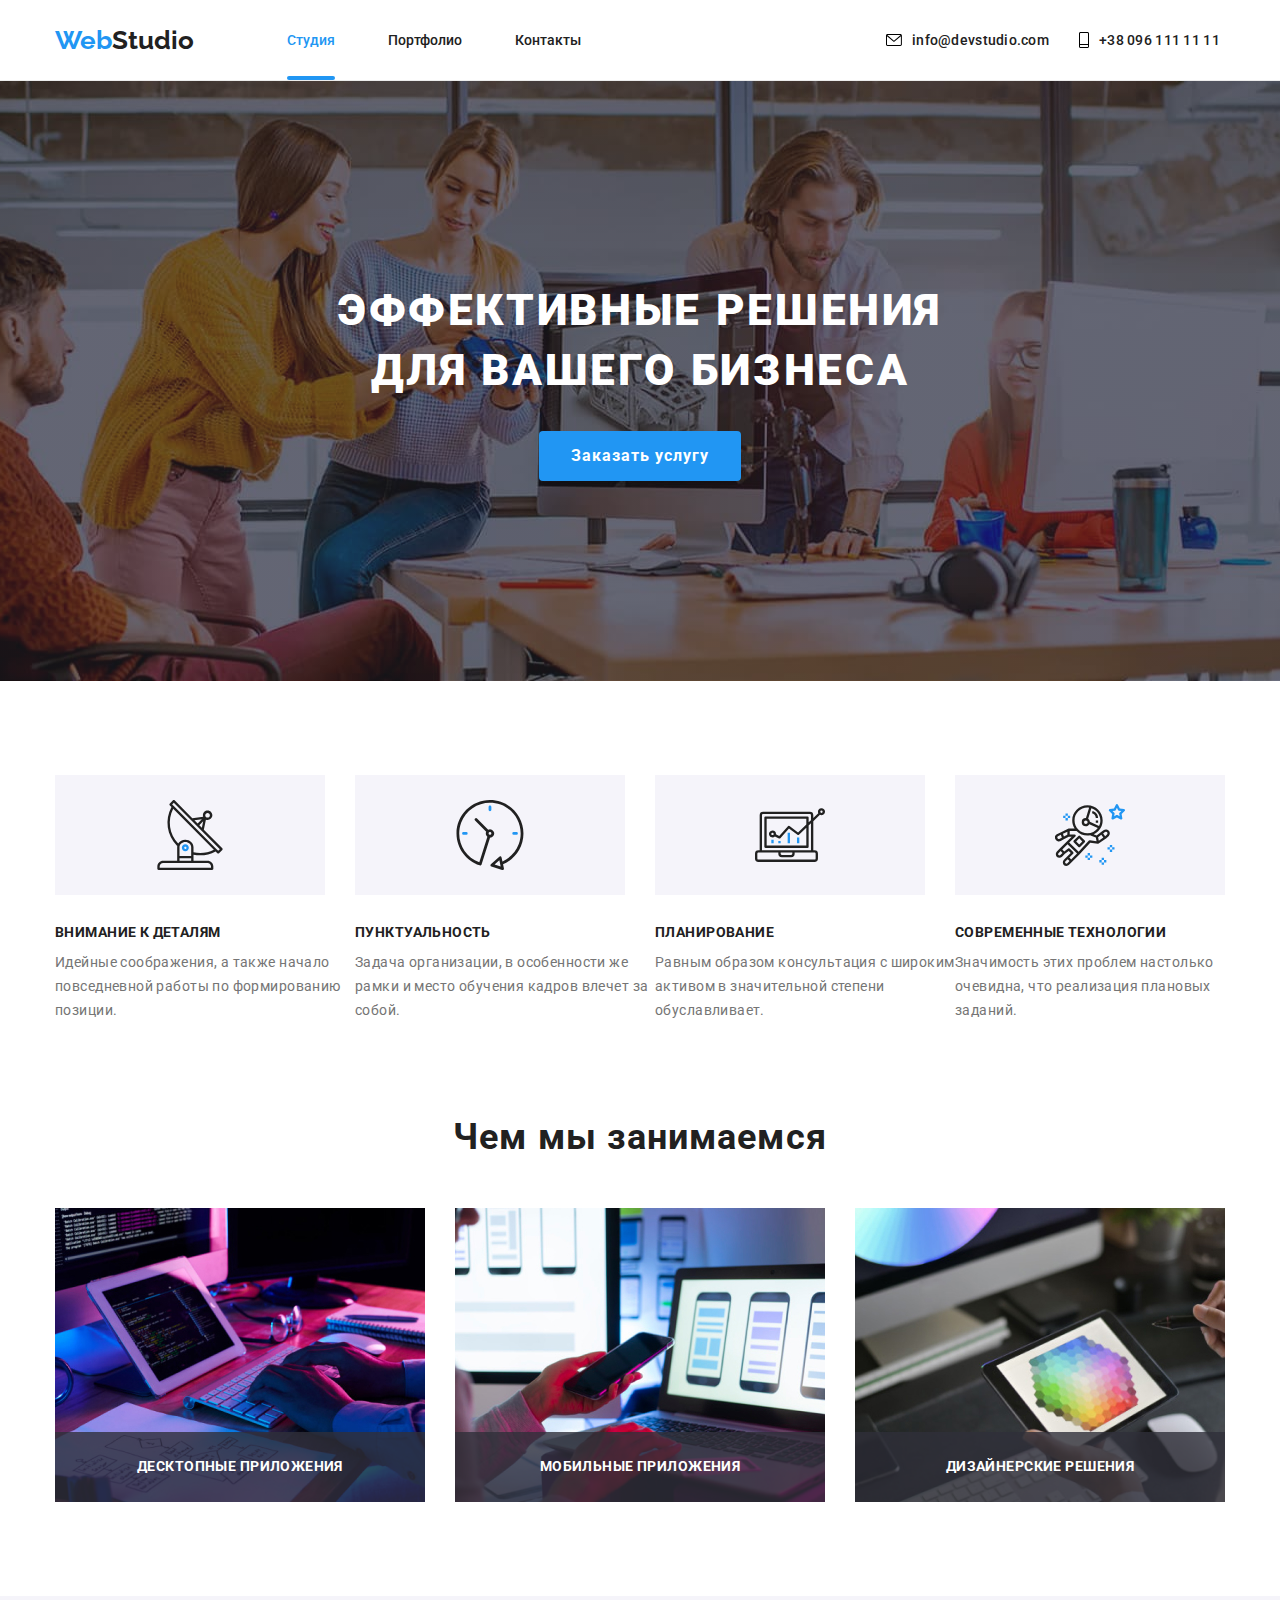
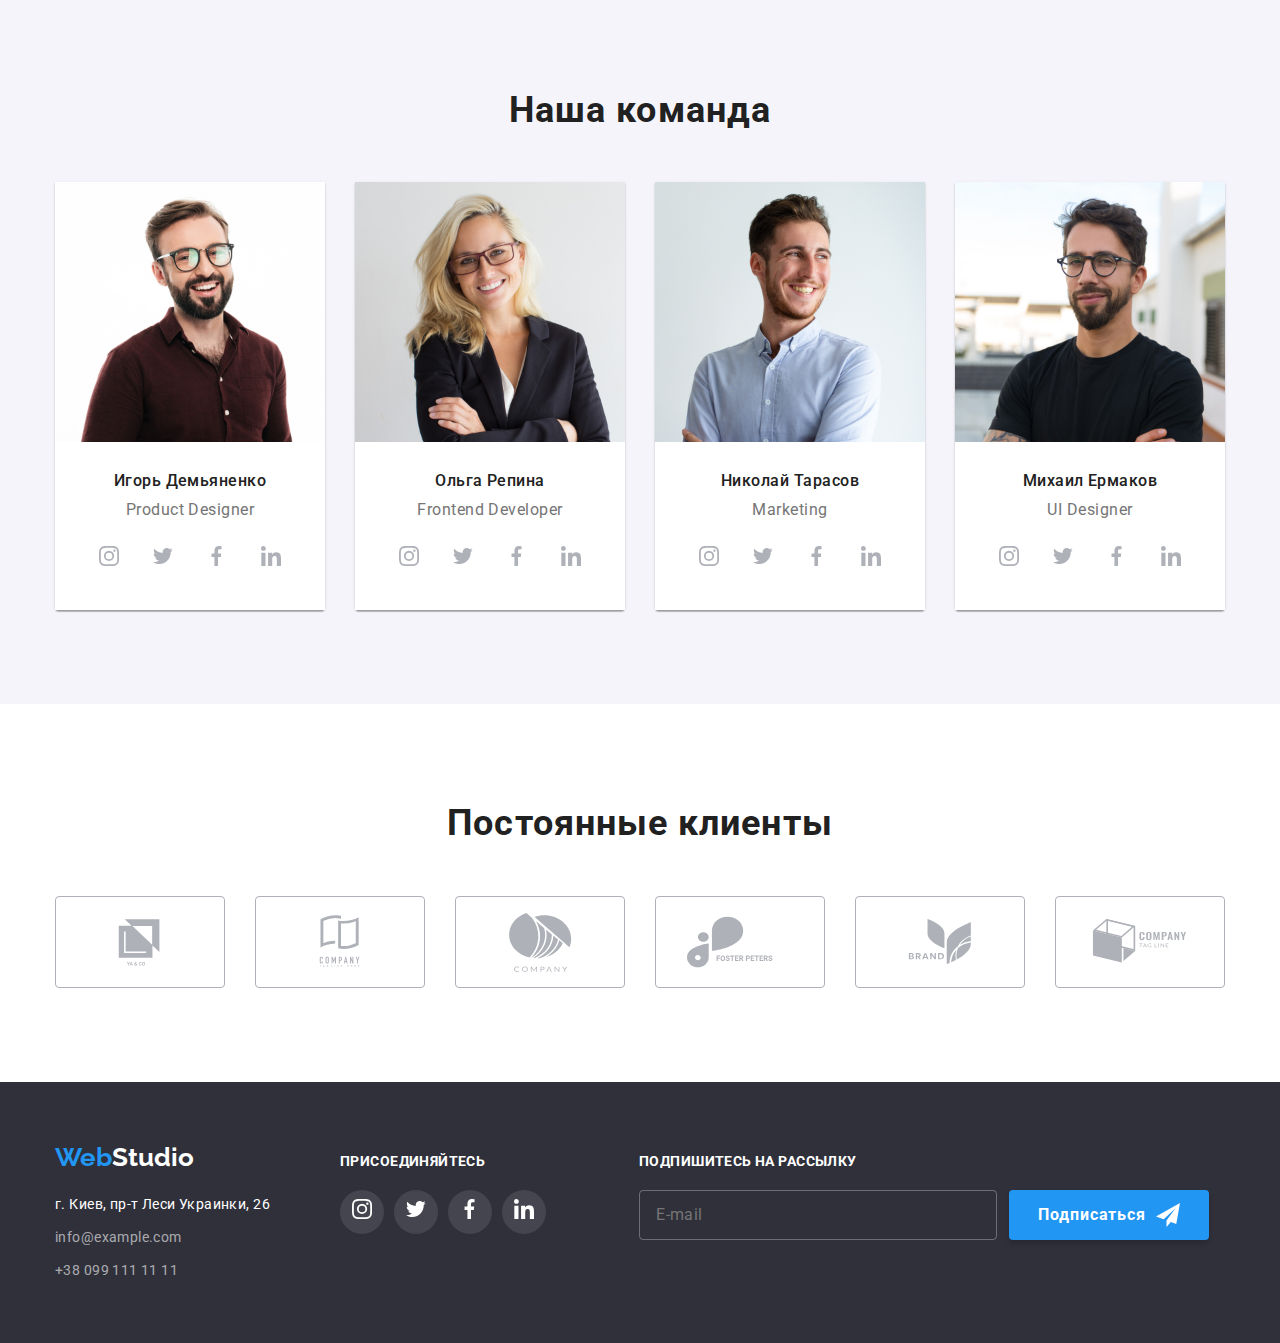
<file: index.html>
<!DOCTYPE html>
<html lang="ru">

<head>
    <meta charset="UTF-8">
    <meta http-equiv="X-UA-Compatible" content="IE=edge">
    <meta name="viewport" content="width=device-width, initial-scale=1.0">
    <title>Студия</title>
    <link rel="preconnect" href="https://fonts.googleapis.com">
    <link rel="preconnect" href="https://fonts.gstatic.com" crossorigin>
    <link
        href="https://fonts.googleapis.com/css2?family=Raleway:wght@700&family=Roboto:wght@400;500;700;900&display=swap"
        rel="stylesheet">
    
    <link rel="stylesheet" href="./css/main.min.css" />
</head>

<body>
    <header class="page-header">
        <div class="page-header__wrapper container">
            <a class="main-logo" href="./index.html">Web<span class="main-logo__header">Studio</span></a>

            <nav class="page-header__nav header-nav">
                <ul class="header-nav__list">
                    <li class="header-nav__item"><a href="#" class="header-nav__link header-nav__link--current">Студия</a></li>
                    <li class="header-nav__item"><a href="./portfolio.html" class="header-nav__link">Портфолио</a></li>
                    <li class="header-nav__item"><a href="#" class="header-nav__link">Контакты</a></li>
                </ul>
            </nav>
            <ul class="page-header__contact contact-list">
                <li class="contact-list__item">
                    <a class="contact-list__link" href="mailto:">
                        <svg class="contact-list__icon" width="16" height="12">
                            <use href="./images/icons.svg#icon-mail"></use>
                        </svg> info@devstudio.com </a>
                </li>
                <li class="contact-list__item">
                    <a class="contact-list__link" href="tel:">
                        <svg class="contact-list__icon" width="10" height="16">
                            <use href="./images/icons.svg#icon-tel"></use>
                        </svg> +38 096 111 11 11 </a>
                </li>
            </ul>
        </div>
    </header>

    <main>
        <section class="hero-section">
            <div class="container">
                <h1 class="hero-section__title">Эффективные решения для вашего бизнеса</h1>
                <button type="button" class="hero-section__button main-button" data-modal-open>Заказать услугу </button>
                 </div>
                <div class="modal-overlay is-hidden" data-modal>
                    <div class="modal-overlay__modal modal-section">
                        <button type="button" class="modal-section__close" data-modal-close>
                            <svg width="18" height="18"><use href="./images/icons.svg#icon-close-black"></use></svg>
                        </button>
                       <p class="modal-form__title">Оставьте свои данные, мы вам перезвоним</p>
                        <form class="modal-form">

                            
                            <label class="modal-form__field" >
                                <input name="username" class="modal-form__input" type="text">
                                <span class="modal-form__label">Имя</span>
                                <svg class="modal-form__icon" width="12" height="12">
                                    <use href="./images/icons.svg#icon-name"></use>
                                </svg>
                            </label>
                        
                            
                                <label class="modal-form__field" >
                                <input name="telephone" class="modal-form__input" type="tel">
                                <span class="modal-form__label">Телефон</span>
                                <svg class="modal-form__icon" width="13" height="13">
                                    <use href="./images/icons.svg#icon-telephone"></use>
                                </svg>
                            </label>
                            
                            
                            <label class="modal-form__field">
                                <input name="email" class="modal-form__input" type="email">
                            <span class="modal-form__label">Почта</span>
                            <svg class="modal-form__icon" width="15" height="12">
                                <use href="./images/icons.svg#icon-email"></use>
                            </svg>
                            </label>
                            
                                <label class="modal-form__label-area">
                                <textarea class="modal-form__area" name="feedback" placeholder="Введите текст"></textarea>
                                <span class="modal-form__text">Комментарий</span>
                            </label>
                            
                            <label class="modal-form__check" >
                                 <input class="modal-form__input-check visually-hidden" name="confirmation" type="checkbox"><span class="form-label-check"></span>Соглашаюсь с рассылкой и принимаю</span> <a class="modal-form__link" href="#">Условия договора</a>
                                 <svg class="modal-form__icon-check" width="16" height="15">
                                     <use href="./images/icons.svg#icon-not-check"></use>
                                 </svg>
                                </label>

                            <button type="submit" class="modal-form__button main-button">Отправить</button>
                            
                        </form>
                    </div>
                </div>

        </section>
        <section class="section-properties">
            <div class="container">
                <h2 class="visually-hidden">Наши возможности</h2>
                <ul class="section-properties__list">
                    <li>
                        <div class="section-properties__item">
                            <svg class="section-properties__icon" width="70" height="70">
                                <use href="./images/icons.svg#icon-radar"></use>
                            </svg>
                        </div>
                        <h3 class="section-properties__subtitle">Внимание к деталям</h3>
                        <p class="section-properties__text">Идейные соображения, а также начало повседневной работы по формированию позиции. </p>
                    </li>
                    <li>
                        <div class="section-properties__item"><svg class="section-properties__icon" width="70" height="70">
                                <use href="./images/icons.svg#icon-clock"></use>
                            </svg>
                        </div>
                        <h3 class="section-properties__subtitle">Пунктуальность</h3>
                        <p class="section-properties__text">Задача организации, в особенности же рамки и место обучения кадров влечет за собой.</p>
                    </li>
                    <li>
                        <div class="section-properties__item">
                            <svg class="section-properties__icon" width="70" height="70">
                                <use href="./images/icons.svg#icon-computer"></use>
                            </svg>
                        </div>
                        <h3 class="section-properties__subtitle">Планирование</h3>
                        <p class="section-properties__text">Равным образом консультация с широким активом в значительной степени обуславливает.</p>
                    </li>
                    <li>
                        <div class="section-properties__item">
                            <svg class="section-properties__icon" width="70" height="70">
                                <use href="./images/icons.svg#icon-astronaut"></use>
                            </svg>
                        </div>
                        <h3 class="section-properties__subtitle">Современные технологии</h3>
                        <p class="section-properties__text">Значимость этих проблем настолько очевидна, что реализация плановых заданий.</p>
                    </li>
                </ul>
            </div>
        </section>
        <section class="about-us">
            <div class="container">
                <h2 class="about-us__title">Чем мы занимаемся</h2>
                <ul class="about-us__list">
                    <li class="about-us__item"><img src="./images/box1.jpg" alt="Программирование" width="370">
                        <div class="about-us__wrapper">
                            <h3 class="about-us__subtitle">Десктопные приложения</h3>
                        </div> </li>
                    <li class="about-us__item"><img src="./images/box2.jpg" alt="Мобильные приложения" width="370">
                        <div class="about-us__wrapper">
                            <h3 class="about-us__subtitle">Мобильные приложения</h3>
                            </div></li>
                    <li class="about-us__item"><img src="./images/box3.jpg" alt="СимплДимпл" width="370">
                        <div class="about-us__wrapper">
                            <h3 class="about-us__subtitle">Дизайнерские решения</h3>
                            </div></li>
                </ul>
            </div>
        </section>

        <section class="section-team">
            <div class="container">
                <h2 class="section-team__title">Наша команда</h2>

                <ul class="section-team__list">
                    <li class="section-team__item">
                        <div class="section-team__card-thumb">
                            <img src="./images/team/igor.jpg" alt="Игорь Демьяненко" width="270">
                        </div>
                        <div class="section-team__card-content">
                            <h3 class="section-team__subtitle">Игорь Демьяненко</h3>
                            <p class="section-team__text" lang="en">Product Designer</p>
                            <ul class="section-team__icon-thumb">
                                <li class="social-list__item-icon">
                                    <a class="social-list__icon social-list__icon--grey" href="https://www.instagram.com">
                                        <svg width="20" height="20">
                                            <use href="./images/icons.svg#icon-instagramgrey"></use>
                                        </svg>
                                    </a>
                                </li>
                                <li class="social-list__item-icon"> <a class="social-list__icon  social-list__icon--grey" href="https://www.twitter.com">
                                        <svg width="20" height="20">
                                            <use href="./images/icons.svg#icon-twittergrey"></use>
                                        </svg>
                                    </a></li>

                                <li class="social-list__item-icon"> <a class="social-list__icon  social-list__icon--grey" href="https://www.facebook.com">
                                        <svg width="20" height="20">
                                            <use href="./images/icons.svg#icon-facebookgrey"></use>
                                        </svg>
                                    </a></li>
                                <li class="social-list__item-icon"> <a class="social-list__icon  social-list__icon--grey" href="https://www.linkedin.com">
                                        <svg width="20" height="20">
                                            <use href="./images/icons.svg#icon-linkedingrey"></use>
                                        </svg>
                                    </a></li>
                            </ul>
                        </div>
                    </li>
                    <li class="section-team__item">
                        <div class="section-team__card-thumb">
                            <img src="./images/team/olga.jpg" alt="Ольга Репина" width="270">
                        </div>
                        <div class="section-team__card-content">
                            <h3 class="section-team__subtitle">Ольга Репина</h3>
                            <p class="section-team__text" lang="en">Frontend Developer</p>
                            <ul class="section-team__icon-thumb">
                                <li class="social-list__item-icon">
                                    <a class="social-list__icon  social-list__icon--grey" href="https://www.instagram.com">
                                        <svg width="20" height="20">
                                            <use href="./images/icons.svg#icon-instagramgrey"></use>
                                        </svg>
                                    </a>
                                </li>
                                <li class="social-list__item-icon"> <a class="social-list__icon  social-list__icon--grey" href="https://www.twitter.com">
                                        <svg width="20" height="20">
                                            <use href="./images/icons.svg#icon-twittergrey"></use>
                                        </svg>
                                    </a></li>

                                <li class="social-list__item-icon"> <a class="social-list__icon  social-list__icon--grey" href="https://www.facebook.com">
                                        <svg width="20" height="20">
                                            <use href="./images/icons.svg#icon-facebookgrey"></use>
                                        </svg>
                                    </a></li>
                                <li class="social-list__item-icon"> <a class="social-list__icon  social-list__icon--grey" href="https://www.linkedin.com">
                                        <svg width="20" height="20">
                                            <use href="./images/icons.svg#icon-linkedingrey"></use>
                                        </svg>
                                    </a></li>
                            </ul>
                        </div>
                    </li>
                    <li class="section-team__item">
                        <div class="section-team__card-thumb">
                            <img src="./images/team/nikolay.jpg" alt="Николай Тарасов" width="270">
                        </div>
                        <div class="section-team__card-content">
                            <h3 class="section-team__subtitle">Николай Тарасов</h3>
                            <p class="section-team__text" lang="en">Marketing</p>
                            <ul class="section-team__icon-thumb">
                                <li class="social-list__item-icon">
                                    <a class="social-list__icon  social-list__icon--grey" href="https://www.instagram.com">
                                        <svg width="20" height="20">
                                            <use href="./images/icons.svg#icon-instagramgrey"></use>
                                        </svg>
                                    </a>
                                </li>
                                <li class="social-list__item-icon"> <a class="social-list__icon  social-list__icon--grey" href="https://www.twitter.com">
                                        <svg width="20" height="20">
                                            <use href="./images/icons.svg#icon-twittergrey"></use>
                                        </svg>
                                    </a></li>

                                <li class="social-list__item-icon"> <a class="social-list__icon social-list__icon--grey" href="https://www.facebook.com">
                                        <svg width="20" height="20">
                                            <use href="./images/icons.svg#icon-facebookgrey"></use>
                                        </svg>
                                    </a></li>
                                <li class="social-list__item-icon"> <a class="social-list__icon social-list__icon--grey" href="https://www.linkedin.com">
                                        <svg width="20" height="20">
                                            <use href="./images/icons.svg#icon-linkedingrey"></use>
                                        </svg>
                                    </a></li>
                            </ul>
                        </div>
                    </li>
                    <li class="section-team__item">
                        <div class="section-team__card-thumb">
                            <img src="./images/team/michail.jpg" alt="Михаил Ермаков" width="270">
                        </div>
                        <div class="section-team__card-content">
                            <h3 class="section-team__subtitle">Михаил Ермаков</h3>
                            <p class="section-team__text" lang="en">UI Designer</p>
                            <ul class="section-team__icon-thumb">

                                <li class="social-list__item-icon">
                                    <a class="social-list__icon  social-list__icon--grey" href="https://www.instagram.com">
                                        <svg width="20" height="20">
                                            <use href="./images/icons.svg#icon-instagramgrey"></use>
                                        </svg>
                                    </a>
                                </li>
                                <li class="social-list__item-icon"> <a class="social-list__icon social-list__icon--grey" href="https://www.twitter.com">
                                        <svg width="20" height="20">
                                            <use href="./images/icons.svg#icon-twittergrey"></use>
                                        </svg>
                                    </a></li>

                                <li class="social-list__item-icon"> <a class="social-list__icon social-list__icon--grey" href="https://www.facebook.com">
                                        <svg width="20" height="20">
                                            <use href="./images/icons.svg#icon-facebookgrey"></use>
                                        </svg>
                                    </a></li>
                                <li class="social-list__item-icon"> <a class="social-list__icon  social-list__icon--grey " href="https://www.linkedin.com">
                                        <svg width="20" height="20">
                                            <use href="./images/icons.svg#icon-linkedingrey"></use>
                                        </svg>
                                    </a></li>
                            </ul>
                        </div>
                    </li>
                </ul>
            </div>
        </section>
        <section class="section-clients">
            <div class="container">
                <h2 class="section-clients__title">Постоянные клиенты</h2>
                <ul class="section-clients__list">
                    <li class="section-clients__item"> 
                        <a class="section-clients__link" href="">
                            <svg class="section-clients__border" width="106" height="60">
                                <use class="section-clients__icon" href="./images/icons.svg#icon-Logo"></use>
                            </svg> </a>
                    </li>
                    <li class="section-clients__item">
                        <a class="section-clients__link" href="">
                            <svg class="section-clients__border" width="106" height="60">
                                <use class="section-clients__icon" href="./images/icons.svg#icon-Logo4"></use>
                            </svg> </a>
                    </li>
                    <li class="section-clients__item"> <a class="section-clients__link" href="">
                            <svg class="section-clients__border" width="106" height="60">
                                <use class="section-clients__icon" href="./images/icons.svg#icon-logo1"></use>
                            </svg> </a>
                    </li>
                    <li class="section-clients__item"> <a class="section-clients__link" href="">
                            <svg class="section-clients__border" width="106" height="60">
                                <use class="section-clients__icon" href="./images/icons.svg#icon-Logo5"></use>
                            </svg> </a>
                    </li>
                    <li class="section-clients__item"> <a class="section-clients__link" href="">
                            <svg class="section-clients__border" width="106" height="60">
                                <use class="section-clients__icon" href="./images/icons.svg#icon-Logo3"></use>
                            </svg> </a>
                    </li>
                    <li class="section-clients__item"> <a class="section-clients__link" href="">
                            <svg class="section-clients__border" width="106" height="60">
                                <use class="section-clients__icon" href="./images/icons.svg#icon-Logo2"></use>
                            </svg> </a>
                    </li>
                </ul>
            </div>
        </section>

    </main>
    <footer class="page-footer">
        <div class="container page-footer__wrapper">
            <div>
                <a class="main-logo" href="./index.html">Web<span class="main-logo__footer">Studio</span></a>
                <address class="page-footer__contact">
                    <p class="page-footer__text">г. Киев, пр-т Леси Украинки, 26 </p>
                    <ul class="page-footer__list">
                        <li class="page-footer__item"><a class="page-footer__link" href="mailto:">info@example.com </a></li>
                        <li class="page-footer__item"><a class="page-footer__link" href="tel:">+38 099 111 11 11 </a></li>
                    </ul>
                </address>
            </div>
            <div class="page-footer__social-wrap social-list">
                <h2 class="page-footer__subtitle">Присоединяйтесь</h2>
                <ul class="social-list__icon-list">
                    <li class="social-list__item-icon">
                        <a class="social-list__icon" href="https://www.instagram.com">
                            <svg width="20" height="20">
                                <use href="./images/icons.svg#icon-instagramgrey"></use>
                            </svg>
                        </a>
                    </li>
                    <li class="social-list__item-icon"> <a class="social-list__icon" href="https://www.twitter.com">
                            <svg width="20" height="20">
                                <use href="./images/icons.svg#icon-twittergrey"></use>
                            </svg>
                        </a></li>

                    <li class="social-list__item-icon"> <a class="social-list__icon" href="https://www.facebook.com">
                            <svg width="20" height="20">
                                <use href="./images/icons.svg#icon-facebookgrey"></use>
                            </svg>
                        </a></li>
                    <li class="social-list__item-icon"> <a class="social-list__icon" href="https://www.linkedin.com">
                            <svg width="20" height="20">
                                <use href="./images/icons.svg#icon-linkedingrey"></use>
                            </svg>
                        </a></li>
                </ul>
            </div>
            <div class="page-footer__submit-wrapper">
                <p class="page-footer__submit-text">Подпишитесь на рассылку</p>
            
            <form name="signup_form" class="page-footer__signup-form">
                <label >
                    <input name="email" placeholder="E-mail" class="page-footer__area-email">
                </label>
                
                <button class="page-footer__submit-button main-button" type="submit">Подписаться
                    <svg class="page-footer__icon-send" width="24" height="24">
                        <use href="./images/icons.svg#icon-send"> </use>
                    </svg>
                </button>

            </form>
            </div>  
        </div>
    </footer>
    
    <script src="./JS/modal.js"></script>
</body>

</html>
<!-- конец строки -->
</file>
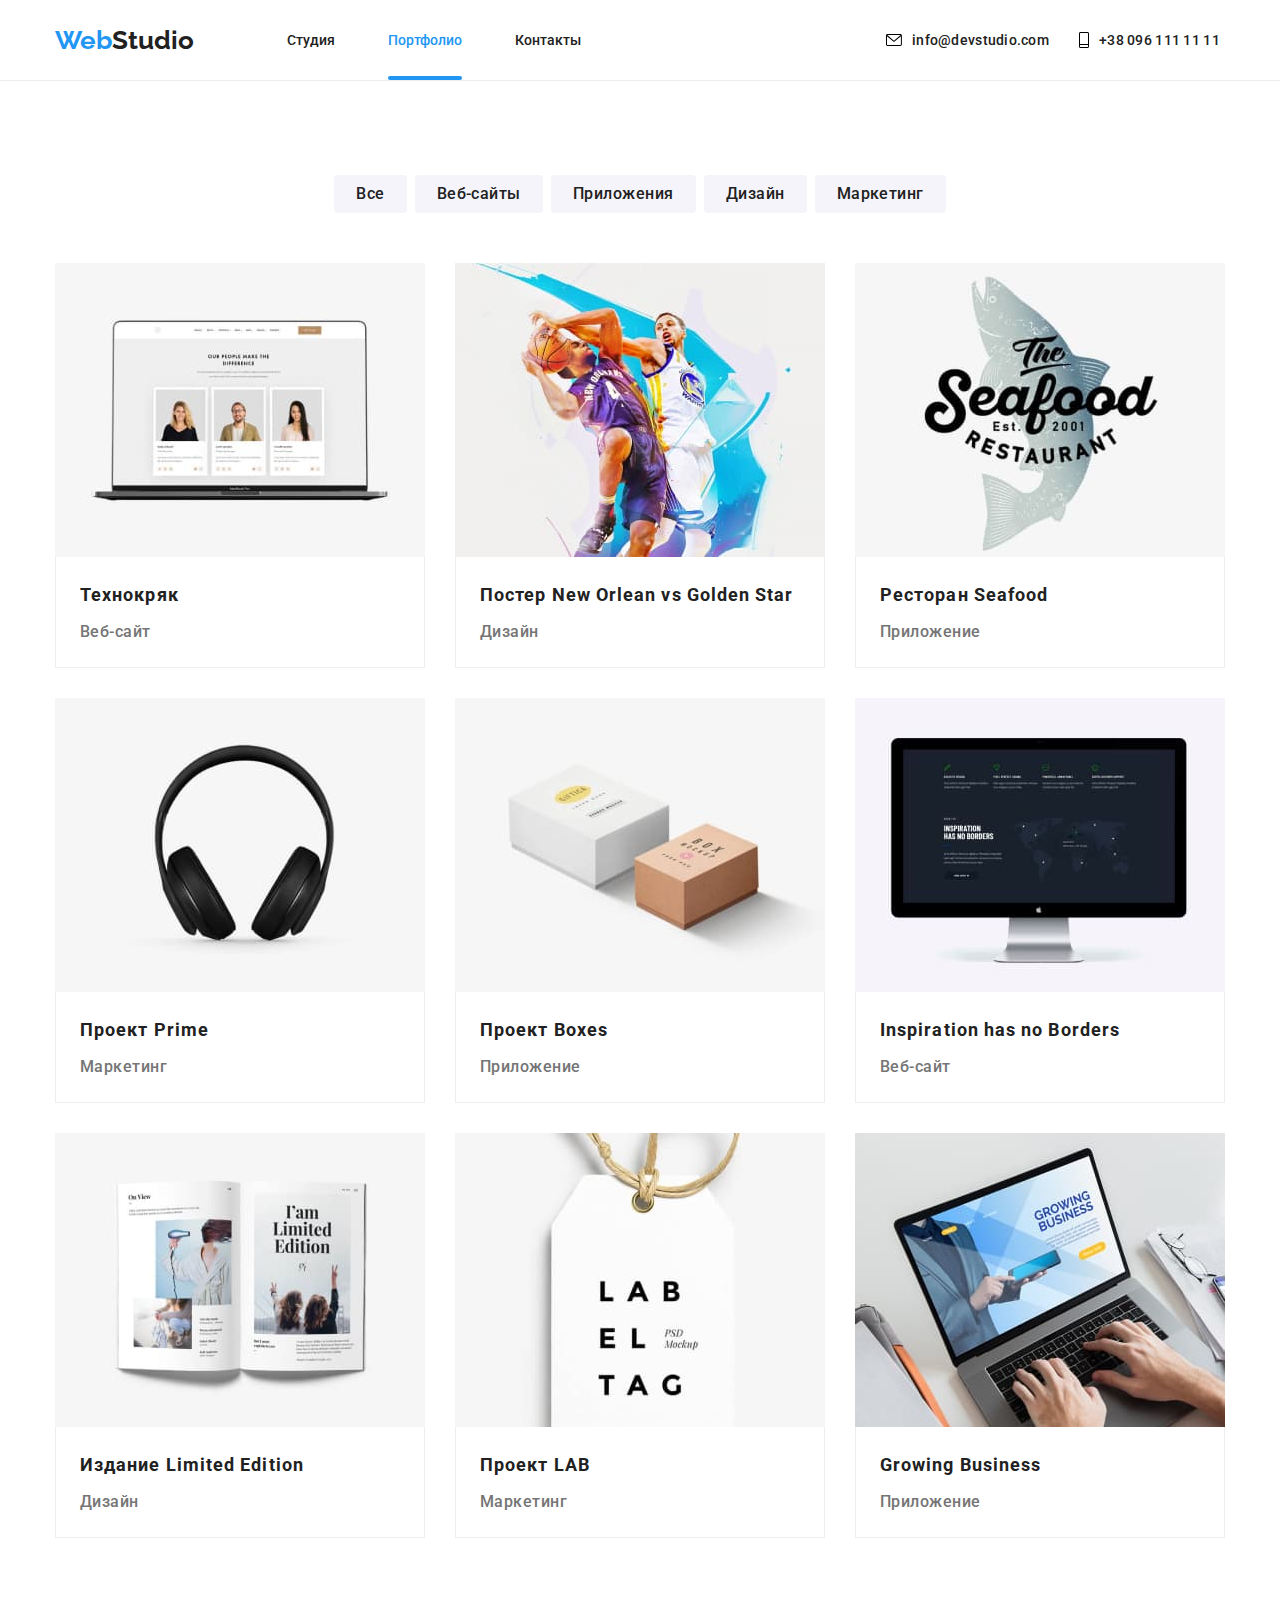
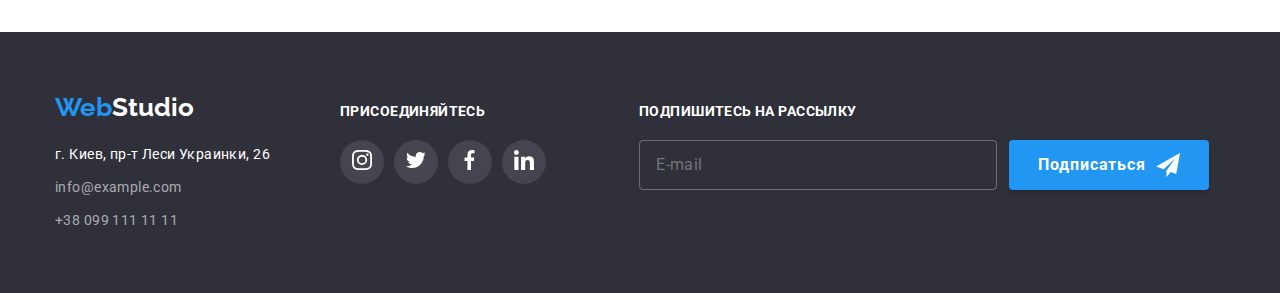
<file: portfolio.html>
<!DOCTYPE html>
<html lang="ru">
<head>
    <meta charset="UTF-8">
    <meta http-equiv="X-UA-Compatible" content="IE=edge">
    <meta name="viewport" content="width=device-width, initial-scale=1.0">
    <title>Портфолио</title>
    <link rel="preconnect" href="https://fonts.googleapis.com">
    <link rel="preconnect" href="https://fonts.gstatic.com" crossorigin>
    <link href="https://fonts.googleapis.com/css2?family=Raleway:wght@700&family=Roboto:wght@400;500;700;900&display=swap"
        rel="stylesheet">
        
    <link rel="stylesheet" href="./css/main.min.css">
</head>
<body>

<header class="page-header">
  <div class="page-header__wrapper container">
    <a class="main-logo" href="./index.html">Web<span class="main-logo__header">Studio</span></a>

    <nav class="page-header__nav header-nav">
      <ul class="header-nav__list">
        <li class="header-nav__item"><a href="./index.html" class="header-nav__link">Студия</a></li>
        <li class="header-nav__item"><a href="#" class="header-nav__link header-nav__link--current">Портфолио</a></li>
        <li class="header-nav__item"><a href="#" class="header-nav__link">Контакты</a></li>
      </ul>
    </nav>
    <ul class="page-header__contact contact-list">
      <li class="contact-list__item">
        <a class="contact-list__link" href="mailto:">
          <svg class="contact-list__icon" width="16" height="12">
            <use href="./images/icons.svg#icon-mail"></use>
          </svg> info@devstudio.com </a>
      </li>
      <li class="contact-list__item">
        <a class="contact-list__link" href="tel:">
          <svg class="contact-list__icon" width="10" height="16">
            <use href="./images/icons.svg#icon-tel"></use>
          </svg> +38 096 111 11 11 </a>
      </li>
    </ul>
  </div>
</header>
<main class="main-portfolio">

  <section class="section-filter">
      <div class="container">
      <h1 class="visually-hidden"> Портфолио</h1>
    <ul class="section-filter__list">
          <li class="section-filter__item"><button type="button" class="section-filter__button">Все</button></li>
          <li class="section-filter__item"><button type="button" class="section-filter__button">Веб-сайты</button></li>
          <li class="section-filter__item"><button type="button" class="section-filter__button ">Приложения</button></li>
          <li class="section-filter__item"><button type="button" class="section-filter__button">Дизайн</button></li>
          <li class="section-filter__item"><button type="button" class="section-filter__button">Маркетинг</button></li>
    </ul>

    <ul class="category-list">
          <li class="category-list__item">
              <a  href="" class="category-list__link">
                <div class="category-list__thumb">
                <img src="./images/portfolio/1.jpg" alt="Веб-сайт" width="370">
              <p class="category-list__overlay-text">Технокряк это современная площадка распространения коронавируса. Компании используют эту платформу для цифрового
              шпионажа и атак на защищённые сервера конкурентов.</p></div>
         <div class="category-list__container-text">
         <h2 class="category-list__subtitle">Технокряк</h2> 
          <p class="category-list__text">Веб-сайт</p>
          </div>
        </a>
        </li> 
          <li class="category-list__item">
              <a href="" class="category-list__link">
                <div class="category-list__thumb"><img src="./images/portfolio/2.jpg" alt="Дизайн" width="370">
                  <p class="category-list__overlay-text">Lorem ipsum dolor sit amet consectetur adipisicing elit. Reiciendis dolorum velit, nostrum nam corporis ex ratione eveniet enim facere accusantium!</p>
                  </div>
        <div class="category-list__container-text">
        <h2 class="category-list__subtitle">Постер New Orlean vs Golden Star</h2>
          <p class="category-list__text">Дизайн</p>
          </div>
        </a>
        </li>
          <li class="category-list__item">
              <a href="" class="category-list__link">
                <div class="category-list__thumb"><img src="./images/portfolio/3.jpg" alt="Приложение" width="370">
                  <p class="category-list__overlay-text">Lorem ipsum dolor sit amet consectetur adipisicing elit. Quaerat cupiditate, corporis veniam exercitationem quia voluptates placeat qui distinctio vitae nobis.</p>
                  </div>  
        <div class="category-list__container-text">
         <h2 class="category-list__subtitle">Ресторан Seafood</h2>
          <p class="category-list__text">Приложение</p>
          </div>
        </a>
         </li>
          <li class="category-list__item">
              <a href="" class="category-list__link">
                <div class="category-list__thumb"><img src="./images/portfolio/4.jpg" alt="Маркетинг" width="370">
                  <p class="category-list__overlay-text">Lorem ipsum dolor sit amet consectetur, adipisicing elit. Assumenda perspiciatis molestiae, asperiores nulla sint possimus ipsa esse nihil in veniam.</p>
                  </div>
        <div class="category-list__container-text">
        <h2 class="category-list__subtitle">Проект Prime</h2>
          <p class="category-list__text">Маркетинг</p>
          </div>
        </a>
     </li>
          <li class="category-list__item">
              <a href="" class="category-list__link">
                <div class="category-list__thumb"><img src="./images/portfolio/5.jpg" alt="Приложение" width="370">
                  <p class="category-list__overlay-text">Lorem ipsum dolor sit amet consectetur adipisicing elit. Doloremque non eaque voluptates expedita consequatur? Unde eum amet dolorem recusandae nostrum.</p>
                  </div>  
        <div class="category-list__container-text">
         <h2 class="category-list__subtitle">Проект Boxes</h2>
          <p class="category-list__text">Приложение</p> 
        </div>
        </a>
    </li>
          <li class="category-list__item">
              <a href="" class="category-list__link">
                <div class="category-list__thumb"><img src="./images/portfolio/6.jpg" alt="Веб-сайт" width="370">
                  <p class="category-list__overlay-text">Lorem ipsum dolor sit amet consectetur adipisicing elit. Porro maiores maxime praesentium earum error tempora, quam vitae eligendi culpa delectus.</p>
                  </div>  
        <div class="category-list__container-text">
        <h2 class="category-list__subtitle">Inspiration has no Borders</h2>
          <p class="category-list__text">Веб-сайт</p>
          </div>
        </a>
     </li>
          <li class="category-list__item">
              <a href="" class="category-list__link">
                <div class="category-list__thumb"><img src="./images/portfolio/7.jpg" alt="Дизайн" width="370">
                  <p class="category-list__overlay-text">Lorem ipsum dolor, sit amet consectetur adipisicing elit. Nam iusto ipsam eveniet ab unde praesentium neque aperiam illum maxime. Repellat!</p>
                  </div>
        <div class="category-list__container-text">
        <h2 class="category-list__subtitle">Издание Limited Edition</h2>
          <p class="category-list__text">Дизайн</p>
          </div>
        </a>
     </li>
          <li class="category-list__item">
              <a href="" class="category-list__link">
                <div class="category-list__thumb"><img src="./images/portfolio/8.jpg" alt="Маркетинг" width="370">
                    <p class="category-list__overlay-text">Lorem ipsum dolor sit amet consectetur adipisicing elit. Culpa nostrum rerum assumenda illum expedita, commodi odio et nemo maiores temporibus.</p>
                    </div>
        <div class="category-list__container-text">
        <h2 class="category-list__subtitle">Проект LAB</h2>
          <p class="category-list__text">Маркетинг</p> 
          </div>
        </a>
    </li>
          <li class="category-list__item">
              <a href="" class="category-list__link">
                <div class="category-list__thumb"><img src="./images/portfolio/9.jpg" alt="Приложение" width="370">
                  <p class="category-list__overlay-text">Lorem ipsum dolor sit amet consectetur adipisicing elit. Saepe deserunt cum veniam sit doloremque et enim est ad sunt eveniet?</p>
                  </div>
        <div class="category-list__container-text">
        <h2 class="category-list__subtitle">Growing Business</h2>
          <p class="category-list__text">Приложение</p> 
          </div>
        </a>
    </li>
    </ul>
    </div>
  </section>
</main>
<footer class="page-footer">
  <div class="container page-footer__wrapper">
    <div>
      <a class="main-logo" href="./index.html">Web<span class="main-logo__footer">Studio</span></a>
      <address class="page-footer__contact">
        <p class="page-footer__text">г. Киев, пр-т Леси Украинки, 26 </p>
        <ul class="page-footer__list">
          <li class="page-footer__item"><a class="page-footer__link" href="mailto:">info@example.com </a></li>
          <li class="page-footer__item"><a class="page-footer__link" href="tel:">+38 099 111 11 11 </a></li>
        </ul>
      </address>
    </div>
    <div class="page-footer__social-wrap social-list">
      <h2 class="page-footer__subtitle">Присоединяйтесь</h2>
      <ul class="social-list__icon-list">
        <li class="social-list__item-icon">
          <a class="social-list__icon" href="https://www.instagram.com">
            <svg width="20" height="20">
              <use href="./images/icons.svg#icon-instagramgrey"></use>
            </svg>
          </a>
        </li>
        <li class="social-list__item-icon"> <a class="social-list__icon" href="https://www.twitter.com">
            <svg width="20" height="20">
              <use href="./images/icons.svg#icon-twittergrey"></use>
            </svg>
          </a></li>

        <li class="social-list__item-icon"> <a class="social-list__icon" href="https://www.facebook.com">
            <svg width="20" height="20">
              <use href="./images/icons.svg#icon-facebookgrey"></use>
            </svg>
          </a></li>
        <li class="social-list__item-icon"> <a class="social-list__icon" href="https://www.linkedin.com">
            <svg width="20" height="20">
              <use href="./images/icons.svg#icon-linkedingrey"></use>
            </svg>
          </a></li>
      </ul>
    </div>
    <div class="page-footer__submit-wrapper">
      <p class="page-footer__submit-text">Подпишитесь на рассылку</p>

      <form name="signup_form" class="page-footer__signup-form">
        <label>
          <input name="email" placeholder="E-mail" class="page-footer__area-email">
        </label>

        <button class="page-footer__submit-button main-button" type="submit">Подписаться
          <svg class="page-footer__icon-send" width="24" height="24">
            <use href="./images/icons.svg#icon-send"> </use>
          </svg>
        </button>

      </form>
    </div>
  </div>
</footer>

</body>
</html>
</file>
<file: css/main.min.css>
.container {
  width: 1200px;
  padding-left: 15px;
  padding-right: 15px;
  margin-left: auto;
  margin-right: auto;
}
.visually-hidden {
  position: absolute;
  width: 1px;
  height: 1px;
  margin: -1px;
  border: 0;
  padding: 0;
  white-space: nowrap;
  -webkit-clip-path: inset(100%);
  clip-path: inset(100%);
  clip: rect(0 0 0 0);
  overflow: hidden;
} /*! modern-normalize v1.1.0 | MIT License | https://github.com/sindresorhus/modern-normalize */
*,
::after,
::before {
  -webkit-box-sizing: border-box;
  box-sizing: border-box;
}
html {
  -moz-tab-size: 4;
  -o-tab-size: 4;
  tab-size: 4;
}
html {
  line-height: 1.15;
  -webkit-text-size-adjust: 100%;
}
body {
  margin: 0;
}
body {
  font-family: system-ui, -apple-system, 'Segoe UI', Roboto, Helvetica, Arial, sans-serif,
    'Apple Color Emoji', 'Segoe UI Emoji';
}
hr {
  height: 0;
  color: inherit;
}
abbr[title] {
  -webkit-text-decoration: underline dotted;
  text-decoration: underline dotted;
}
b,
strong {
  font-weight: bolder;
}
code,
kbd,
pre,
samp {
  font-family: ui-monospace, SFMono-Regular, Consolas, 'Liberation Mono', Menlo, monospace;
  font-size: 1em;
}
small {
  font-size: 80%;
}
sub,
sup {
  font-size: 75%;
  line-height: 0;
  position: relative;
  vertical-align: baseline;
}
sub {
  bottom: -0.25em;
}
sup {
  top: -0.5em;
}
table {
  text-indent: 0;
  border-color: inherit;
}
button,
input,
optgroup,
select,
textarea {
  font-family: inherit;
  font-size: 100%;
  line-height: 1.15;
  margin: 0;
}
button,
select {
  text-transform: none;
}
[type='button'],
[type='reset'],
[type='submit'],
button {
  -webkit-appearance: button;
}
::-moz-focus-inner {
  border-style: none;
  padding: 0;
}
:-moz-focusring {
  outline: 1px dotted ButtonText;
}
:-moz-ui-invalid {
  box-shadow: none;
}
legend {
  padding: 0;
}
progress {
  vertical-align: baseline;
}
::-webkit-inner-spin-button,
::-webkit-outer-spin-button {
  height: auto;
}
[type='search'] {
  -webkit-appearance: textfield;
  outline-offset: -2px;
}
::-webkit-search-decoration {
  -webkit-appearance: none;
}
::-webkit-file-upload-button {
  -webkit-appearance: button;
  font: inherit;
}
summary {
  display: list-item;
}
body {
  font-family: 'Roboto', sans-serif;
  color: #212121;
}
img {
  display: block;
  max-width: 100%;
}
ul {
  list-style: none;
}
h1,
h2,
h3,
p,
ul {
  margin: 0;
  padding: 0;
}
.page-header {
  background-color: #fff;
  border-bottom: 1px solid #ececec;
}
.page-header__wrapper {
  display: -webkit-box;
  display: -ms-flexbox;
  display: flex;
  -webkit-box-align: center;
  -ms-flex-align: center;
  align-items: center;
}
.header-nav {
  margin-left: 93px;
}
.header-nav__list {
  display: -webkit-box;
  display: -ms-flexbox;
  display: flex;
  margin-top: 0;
  margin-bottom: 0;
  padding-left: 0;
}
.header-nav__link {
  display: block;
  padding-top: 32px;
  padding-bottom: 32px;
  font-weight: 500;
  font-size: 14px;
  line-height: 1.17;
  text-decoration: none;
  color: #212121;
  -webkit-transition: color 250ms cubic-bezier(0.4, 0, 0.2, 1);
  transition: color 250ms cubic-bezier(0.4, 0, 0.2, 1);
}
.header-nav__link--current {
  position: relative;
  color: #2196f3;
}
.header-nav__link--current::after {
  position: absolute;
  bottom: 0;
  right: 0;
  content: '';
  width: 100%;
  height: 4px;
  border-radius: 2px;
  background-color: #2196f3;
}
.header-nav__link:hover,
.header-nav__link:focus {
  color: #2196f3;
}
.header-nav__item:not(:last-child) {
  margin-right: 53px;
}
.contact-list {
  display: -webkit-box;
  display: -ms-flexbox;
  display: flex;
  margin-left: 305px;
  padding-left: 0;
}
.contact-list__item {
  display: block;
}
.contact-list__item:last-child {
  margin-left: 30px;
}
.contact-list__link {
  font-weight: 500;
  font-size: 14px;
  line-height: 1.17;
  text-decoration: none;
  color: var(--contact-color);
  fill: var(--contact-color);
  letter-spacing: 0.02em;
}
.contact-list__link {
  display: -webkit-box;
  display: -ms-flexbox;
  display: flex;
  -webkit-box-align: center;
  -ms-flex-align: center;
  align-items: center;
  -webkit-transition: color 250ms cubic-bezier(0.4, 0, 0.2, 1),
    fill 250ms cubic-bezier(0.4, 0, 0.2, 1);
  transition: color 250ms cubic-bezier(0.4, 0, 0.2, 1), fill 250ms cubic-bezier(0.4, 0, 0.2, 1);
}
.contact-list__icon {
  margin-right: 10px;
}
.contact-list__link:hover,
.contact-list__link:focus {
  fill: #2196f3;
  color: #2196f3;
}
.hero-section {
  padding-bottom: 200px;
  padding-top: 200px;
  max-width: 1600px;
  margin-left: auto;
  margin-right: auto;
  background-position: center;
  background-size: cover;
  background-repeat: no-repeat;
  background-color: #c4c4c4;
  background-image: -webkit-gradient(
      linear,
      left top,
      right top,
      from(rgba(47, 48, 58, 0.4)),
      to(rgba(47, 48, 58, 0.4))
    ),
    url(../images/hero-background.jpg);
  background-image: linear-gradient(to right, rgba(47, 48, 58, 0.4), rgba(47, 48, 58, 0.4)),
    url(../images/hero-background.jpg);
}
.hero-section__title {
  margin-top: 0;
  font-weight: 900;
  font-size: 44px;
  line-height: 1.36;
  letter-spacing: 0.06em;
  color: #fff;
  text-transform: uppercase;
  width: 696px;
  text-align: center;
  margin-left: auto;
  margin-right: auto;
  margin-bottom: 30px;
}
.hero-section__button {
  font-weight: 700;
  font-size: 16px;
  line-height: 1.87;
  display: block;
  margin-left: auto;
  margin-right: auto;
  letter-spacing: 0.06em;
  background-color: #2196f3;
  color: #fff;
  cursor: pointer;
  border-radius: 4px;
  border: transparent;
  padding: 10px 32px;
  -webkit-box-shadow: 0px 4px 4px rgba(0, 0, 0, 0.15);
  box-shadow: 0px 4px 4px rgba(0, 0, 0, 0.15);
}
.hero-section__button:hover,
.hero-section__button:focus {
  background-color: #188ce8;
  color: var(--header-background-color);
}
.modal-section {
  outline: transparent;
}
.modal-section__close {
  position: absolute;
  top: 8px;
  right: 8px;
  width: 30px;
  height: 30px;
  display: -webkit-box;
  display: -ms-flexbox;
  display: flex;
  -webkit-box-pack: center;
  -ms-flex-pack: center;
  justify-content: center;
  -webkit-box-align: center;
  -ms-flex-align: center;
  align-items: center;
  background-color: #fff;
  border: 1px solid rgba(0, 0, 0, 0.1);
  border-radius: 50%;
  cursor: pointer;
  -webkit-transition: fill 250ms cubic-bezier(0.4, 0, 0.2, 1);
  transition: fill 250ms cubic-bezier(0.4, 0, 0.2, 1);
}
.modal-section__close:hover,
.modal-section__close:focus {
  fill: #2196f3;
}
.modal-overlay {
  position: fixed;
  top: 0;
  left: 0;
  width: 100%;
  height: 100%;
  z-index: 2;
  background-color: rgba(0, 0, 0, 0.2);
  opacity: 1;
  -webkit-transition: opacity 250ms cubic-bezier(0.4, 0, 0.2, 1);
  transition: opacity 250ms cubic-bezier(0.4, 0, 0.2, 1);
}
.modal-overlay.is-hidden {
  opacity: 0;
  pointer-events: none;
}
.modal-overlay__modal {
  position: absolute;
  top: 50%;
  left: 50%;
  -webkit-transform: translate(-50%, -50%) scale(1);
  transform: translate(-50%, -50%) scale(1);
  min-width: 528px;
  min-height: 581px;
  background-color: #fff;
  -webkit-transition: -webkit-transform 250ms cubic-bezier(0.4, 0, 0.2, 1);
  transition: -webkit-transform 250ms cubic-bezier(0.4, 0, 0.2, 1);
  transition: transform 250ms cubic-bezier(0.4, 0, 0.2, 1);
  transition: transform 250ms cubic-bezier(0.4, 0, 0.2, 1),
    -webkit-transform 250ms cubic-bezier(0.4, 0, 0.2, 1);
}
.modal-overlay.is-hidden {
  -webkit-transform: translate(0, 0) scale(0.9);
  transform: translate(0, 0) scale(0.9);
}
.container {
  width: 1200px;
  padding-left: 15px;
  padding-right: 15px;
  margin-left: auto;
  margin-right: auto;
}
.visually-hidden {
  position: absolute;
  width: 1px;
  height: 1px;
  margin: -1px;
  border: 0;
  padding: 0;
  white-space: nowrap;
  -webkit-clip-path: inset(100%);
  clip-path: inset(100%);
  clip: rect(0 0 0 0);
  overflow: hidden;
}
.modal-form {
  display: -webkit-box;
  display: -ms-flexbox;
  display: flex;
  -webkit-box-orient: vertical;
  -webkit-box-direction: normal;
  -ms-flex-direction: column;
  flex-direction: column;
}
.modal-form__field {
  position: relative;
  margin-left: auto;
  margin-right: auto;
  margin-bottom: 28px;
}
.modal-form__field:focus-within > .modal-form__icon {
  fill: #2196f3;
}
.modal-form__field:focus-within > .modal-form__input {
  border-color: #2196f3;
  outline: none;
}
.modal-form__input {
  width: 448px;
  height: 40px;
  padding-left: 42px;
  border: 1px solid rgba(33, 33, 33, 0.2);
  border-radius: 4px;
  -webkit-transition: border-color 250ms cubic-bezier(0.4, 0, 0.2, 1);
  transition: border-color 250ms cubic-bezier(0.4, 0, 0.2, 1);
}
.modal-form__label {
  position: absolute;
  top: -50%;
  left: 0;
  font-weight: 400;
  font-size: 12px;
  line-height: 1.16;
  letter-spacing: 0.01em;
  color: #757575;
}
.modal-form__icon {
  position: absolute;
  top: 50%;
  left: 15px;
  -webkit-transition: fill 250ms cubic-bezier(0.4, 0, 0.2, 1);
  transition: fill 250ms cubic-bezier(0.4, 0, 0.2, 1);
  -webkit-transform: translateY(-50%);
  transform: translateY(-50%);
}
.modal-form__label-area {
  position: relative;
  margin-right: auto;
  margin-left: auto;
  margin-bottom: 20px;
}
.modal-form__label-area:focus-within > .modal-form__area {
  border-color: #2196f3;
  outline: none;
}
.modal-form__area {
  display: block;
  height: 120px;
  width: 448px;
  padding: 12px 16px;
  resize: none;
  border: 1px solid rgba(33, 33, 33, 0.2);
  border-radius: 4px;
  -webkit-transition: border-color 250ms cubic-bezier(0.4, 0, 0.2, 1);
  transition: border-color 250ms cubic-bezier(0.4, 0, 0.2, 1);
}
.modal-form__area::-webkit-input-placeholder {
  font-weight: 400;
  font-size: 12px;
  line-height: 1.16;
  letter-spacing: 0.01em;
  color: rgba(117, 117, 117, 0.5);
}
.modal-form__area:-ms-input-placeholder {
  font-weight: 400;
  font-size: 12px;
  line-height: 1.16;
  letter-spacing: 0.01em;
  color: rgba(117, 117, 117, 0.5);
}
.modal-form__area::-ms-input-placeholder {
  font-weight: 400;
  font-size: 12px;
  line-height: 1.16;
  letter-spacing: 0.01em;
  color: rgba(117, 117, 117, 0.5);
}
.modal-form__area::placeholder {
  font-weight: 400;
  font-size: 12px;
  line-height: 1.16;
  letter-spacing: 0.01em;
  color: rgba(117, 117, 117, 0.5);
}
.modal-form__text {
  position: absolute;
  top: -18px;
  left: 0;
  font-weight: 400;
  font-size: 12px;
  line-height: 1.16;
  letter-spacing: 0.01em;
  color: #757575;
}
.modal-form__check {
  position: relative;
  margin-left: auto;
  margin-right: 51px;
  margin-bottom: 30px;
}
.modal-form__input-check ~ .modal-form__icon-check {
  -webkit-transition: background-color 250ms cubic-bezier(0.4, 0, 0.2, 1),
    fill 250ms cubic-bezier(0.4, 0, 0.2, 1);
  transition: background-color 250ms cubic-bezier(0.4, 0, 0.2, 1),
    fill 250ms cubic-bezier(0.4, 0, 0.2, 1);
}
.modal-form__input-check:checked ~ .modal-form__icon-check {
  background-color: #2196f3;
  fill: #2196f3;
  background-image: url(../images/icons/iconcheck.svg);
  -webkit-transition: background-color 250ms cubic-bezier(0.4, 0, 0.2, 1),
    fill 250ms cubic-bezier(0.4, 0, 0.2, 1);
  transition: background-color 250ms cubic-bezier(0.4, 0, 0.2, 1),
    fill 250ms cubic-bezier(0.4, 0, 0.2, 1);
}
.modal-form__check {
  font-weight: 400;
  font-size: 14px;
  line-height: 1.71;
  letter-spacing: 0.03em;
  color: #757575;
}
.modal-form__link {
  color: #2196f3;
}
.modal-form__icon-check {
  position: absolute;
  top: 50%;
  left: -22px;
  -webkit-transform: translateY(-50%);
  transform: translateY(-50%);
}
.modal-form__title {
  font-weight: 700;
  font-size: 20px;
  line-height: 1.15;
  text-align: center;
  letter-spacing: 0.03em;
  margin-bottom: 30px;
  margin-left: auto;
  margin-right: auto;
  margin-top: 40px;
}
.modal-form__button {
  background-color: #2196f3;
  font-weight: 700;
  font-size: 16px;
  line-height: 1.87;
  letter-spacing: 0.06em;
  margin-right: auto;
  margin-left: auto;
  width: 200px;
  height: 50px;
  border-color: transparent;
  -webkit-box-shadow: 0px 4px 4px rgba(0, 0, 0, 0.15);
  box-shadow: 0px 4px 4px rgba(0, 0, 0, 0.15);
  border-radius: 4px;
  color: #fff;
  cursor: pointer;
  -webkit-transition: background-color 250ms cubic-bezier(0.4, 0, 0.2, 1);
  transition: background-color 250ms cubic-bezier(0.4, 0, 0.2, 1);
}
.modal-form__button:hover,
.modal-form__button:focus {
  background-color: #188ce8;
}
.properties-title {
  margin: 0;
}
.section-properties {
  background-color: #fff;
  padding-bottom: 94px;
  padding-top: 94px;
}
.section-properties__list {
  display: -webkit-box;
  display: -ms-flexbox;
  display: flex;
  margin-bottom: 0;
  padding-left: 0;
}
.section-properties__item {
  display: -webkit-inline-box;
  display: -ms-inline-flexbox;
  display: inline-flex;
  -webkit-box-align: center;
  -ms-flex-align: center;
  align-items: center;
  -webkit-box-pack: center;
  -ms-flex-pack: center;
  justify-content: center;
  width: 270px;
  height: 120px;
  background-color: #f5f4fa;
  margin-bottom: 30px;
}
.section-properties__item:not(:last-child) {
  margin-right: 30px;
}
.section-properties__subtitle {
  margin-bottom: 10px;
  font-weight: 700;
  font-size: 14px;
  line-height: 1.14;
  letter-spacing: 0.03em;
  text-transform: uppercase;
}
.section-properties__text {
  margin-top: 0;
  font-weight: 400;
  font-size: 14px;
  line-height: 1.71;
  letter-spacing: 0.03em;
  color: #757575;
}
.section-team {
  background-color: #f5f4fa;
  padding-top: 94px;
  padding-bottom: 94px;
}
.section-team__list {
  display: -webkit-box;
  display: -ms-flexbox;
  display: flex;
  margin-bottom: 0;
  padding-left: 0;
}
.section-team__item:not(:last-child) {
  margin-right: 30px;
}
.section-team__item {
  width: 270px;
  -webkit-box-shadow: 0px 1px 3px rgba(0, 0, 0, 0.12), 0px 1px 1px rgba(0, 0, 0, 0.14),
    0px 2px 1px rgba(0, 0, 0, 0.2);
  box-shadow: 0px 1px 3px rgba(0, 0, 0, 0.12), 0px 1px 1px rgba(0, 0, 0, 0.14),
    0px 2px 1px rgba(0, 0, 0, 0.2);
  border-radius: 0px 0px 4px 4px;
}
.section-team__title {
  margin-top: 0;
  margin-bottom: 50px;
  text-align: center;
  font-weight: 700;
  font-size: 36px;
  line-height: 1.16;
  letter-spacing: 0.03em;
  text-align: center;
}
.section-team__card-content {
  text-align: center;
  padding: 30px 32px;
  background-color: #fff;
}
.section-team__icon-thumb {
  display: -webkit-box;
  display: -ms-flexbox;
  display: flex;
  -webkit-box-align: center;
  -ms-flex-align: center;
  align-items: center;
  margin-top: 16px;
}
.section-team__subtitle {
  font-weight: 500;
  font-size: 16px;
  line-height: 1.18;
  letter-spacing: 0.03em;
  margin-bottom: 10px;
}
.section-team__text {
  font-weight: 400;
  font-size: 16px;
  line-height: 1.18;
  letter-spacing: 0.03em;
  color: #757575;
}
.section-clients {
  padding-top: 99px;
  padding-bottom: 94px;
  background-color: #fff;
}
.section-clients__item {
  width: 170px;
  height: 92px;
  border: 1px solid #afb1b8;
  border-radius: 4px;
  fill: #afb1b8;
  -webkit-transition: fill 250ms cubic-bezier(0.4, 0, 0.2, 1),
    border 250ms cubic-bezier(0.4, 0, 0.2, 1);
  transition: fill 250ms cubic-bezier(0.4, 0, 0.2, 1), border 250ms cubic-bezier(0.4, 0, 0.2, 1);
}
.section-clients__border {
  fill: inherit;
}
.section-clients__list {
  display: -webkit-box;
  display: -ms-flexbox;
  display: flex;
}
.section-clients__title {
  font-weight: 700;
  font-size: 36px;
  line-height: 1.16;
  letter-spacing: 0.03em;
  color: #212121;
  text-align: center;
  margin-bottom: 51px;
}
.section-clients__item:hover,
.section-clients__item:focus {
  fill: #2196f3;
  border: 1px solid #2196f3;
}
.section-clients__icon {
  display: block;
}
.section-clients__item:not(:last-child) {
  margin-right: 30px;
}
.section-clients__link {
  display: -webkit-box;
  display: -ms-flexbox;
  display: flex;
  -webkit-box-pack: center;
  -ms-flex-pack: center;
  justify-content: center;
  -webkit-box-align: center;
  -ms-flex-align: center;
  align-items: center;
  width: 100%;
  height: 100%;
}
.about-us {
  background-color: #fff;
  padding-bottom: 94px;
}
.about-us__list {
  display: -webkit-box;
  display: -ms-flexbox;
  display: flex;
  margin-bottom: 0;
  padding-left: 0;
}
.about-us__item {
  position: relative;
  z-index: 1;
}
.about-us__item:not(:last-child) {
  margin-right: 30px;
}
.about-us__title {
  text-align: center;
  margin-bottom: 50px;
  margin-top: 0;
  font-weight: 700;
  font-size: 36px;
  line-height: 1.16;
  letter-spacing: 0.03em;
}
.about-us__wrapper {
  position: absolute;
  bottom: 0;
  right: 0;
  display: -webkit-box;
  display: -ms-flexbox;
  display: flex;
  -webkit-box-pack: center;
  -ms-flex-pack: center;
  justify-content: center;
  -webkit-box-align: center;
  -ms-flex-align: center;
  align-items: center;
  width: 370px;
  height: 70px;
  background-color: rgba(47, 48, 58, 0.8);
}
.about-us__subtitle {
  font-weight: 700;
  font-size: 14px;
  line-height: 1.14;
  letter-spacing: 0.03em;
  text-transform: uppercase;
  color: #fff;
}
.section-filter {
  background-color: #fff;
  padding-top: 94px;
  padding-bottom: 94px;
}
.section-filter__list {
  display: -webkit-box;
  display: -ms-flexbox;
  display: flex;
  -webkit-box-pack: center;
  -ms-flex-pack: center;
  justify-content: center;
  margin-bottom: 50px;
  margin-top: 0;
  padding-left: 0;
}
.section-filter__item:not(:last-child) {
  margin-right: 8px;
}
.section-filter__button {
  border: transparent;
  border-radius: 4px;
  padding: 6px 22px;
  font-family: Roboto;
  font-weight: 500;
  font-size: 16px;
  line-height: 1.62;
  text-align: center;
  letter-spacing: 0.03em;
  background-color: #f5f4fa;
  cursor: pointer;
  color: var(--brand-color);
  -webkit-transition: color 250ms cubic-bezier(0.4, 0, 0.2, 1),
    background-color 250ms cubic-bezier(0.4, 0, 0.2, 1),
    -webkit-box-shadow 250ms cubic-bezier(0.4, 0, 0.2, 1);
  transition: color 250ms cubic-bezier(0.4, 0, 0.2, 1),
    background-color 250ms cubic-bezier(0.4, 0, 0.2, 1),
    -webkit-box-shadow 250ms cubic-bezier(0.4, 0, 0.2, 1);
  transition: color 250ms cubic-bezier(0.4, 0, 0.2, 1),
    background-color 250ms cubic-bezier(0.4, 0, 0.2, 1),
    box-shadow 250ms cubic-bezier(0.4, 0, 0.2, 1);
  transition: color 250ms cubic-bezier(0.4, 0, 0.2, 1),
    background-color 250ms cubic-bezier(0.4, 0, 0.2, 1),
    box-shadow 250ms cubic-bezier(0.4, 0, 0.2, 1),
    -webkit-box-shadow 250ms cubic-bezier(0.4, 0, 0.2, 1);
}
.section-filter__button:hover,
.section-filter__button:focus {
  color: #fff;
  background-color: #2196f3;
  -webkit-box-shadow: 0px 3px 1px rgba(0, 0, 0, 0.1), 0px 1px 2px rgba(0, 0, 0, 0.08),
    0px 2px 2px rgba(0, 0, 0, 0.12);
  box-shadow: 0px 3px 1px rgba(0, 0, 0, 0.1), 0px 1px 2px rgba(0, 0, 0, 0.08),
    0px 2px 2px rgba(0, 0, 0, 0.12);
}
.category-list {
  display: -webkit-box;
  display: -ms-flexbox;
  display: flex;
  -ms-flex-wrap: wrap;
  flex-wrap: wrap;
  padding: 0;
  margin-top: 0;
}
.category-list__item {
  -webkit-transition: -webkit-box-shadow 250ms cubic-bezier(0.4, 0, 0.2, 1);
  transition: -webkit-box-shadow 250ms cubic-bezier(0.4, 0, 0.2, 1);
  transition: box-shadow 250ms cubic-bezier(0.4, 0, 0.2, 1);
  transition: box-shadow 250ms cubic-bezier(0.4, 0, 0.2, 1),
    -webkit-box-shadow 250ms cubic-bezier(0.4, 0, 0.2, 1);
}
.category-list__item:nth-child(-n + 3) {
  margin-top: 0;
}
.category-list__item {
  -ms-flex-preferred-size: calc((100% - 60px) / 3);
  flex-basis: calc((100% - 60px) / 3);
  margin-top: 30px;
  margin-right: 30px;
  width: 370px;
}
.category-list__item:nth-child(3n) {
  margin-right: 0;
}
.category-list__link:focus,
.category-list__link:hover {
  -webkit-box-shadow: 0px 1px 1px rgba(0, 0, 0, 0.12), 0px 4px 4px rgba(0, 0, 0, 0.06),
    1px 4px 6px rgba(0, 0, 0, 0.16);
  box-shadow: 0px 1px 1px rgba(0, 0, 0, 0.12), 0px 4px 4px rgba(0, 0, 0, 0.06),
    1px 4px 6px rgba(0, 0, 0, 0.16);
}
.category-list__link {
  position: relative;
  display: block;
  text-decoration: none;
  width: 100%;
  height: 100%;
  -webkit-transition: -webkit-box-shadow 250ms cubic-bezier(0.4, 0, 0.2, 1);
  transition: -webkit-box-shadow 250ms cubic-bezier(0.4, 0, 0.2, 1);
  transition: box-shadow 250ms cubic-bezier(0.4, 0, 0.2, 1);
  transition: box-shadow 250ms cubic-bezier(0.4, 0, 0.2, 1),
    -webkit-box-shadow 250ms cubic-bezier(0.4, 0, 0.2, 1);
}
.category-list__text {
  color: #757575;
  font-weight: 500;
  font-size: 16px;
  line-height: 1.87;
  letter-spacing: 0.03em;
}
.category-list__subtitle {
  color: #212121;
  font-weight: 700;
  font-size: 18px;
  line-height: 2;
  letter-spacing: 0.06em;
  margin-bottom: 4px;
}
.category-list__container-text {
  margin: 0;
  padding: 20px 24px;
  border: 1px solid #eeeeee;
  border-top: none;
}
.category-list__thumb {
  position: relative;
  overflow: hidden;
  display: -webkit-box;
  display: -ms-flexbox;
  display: flex;
  -webkit-box-pack: center;
  -ms-flex-pack: center;
  justify-content: center;
  -webkit-box-align: center;
  -ms-flex-align: center;
  align-items: center;
}
.category-list__thumb::before {
  position: absolute;
  content: '';
  display: inline-block;
  top: 0;
  left: 0;
  height: 100%;
  width: 100%;
  background-color: rgba(33, 150, 243, 0.9);
  -webkit-transform: translatey(101%);
  transform: translatey(101%);
  -webkit-transition: -webkit-transform 250ms cubic-bezier(0.4, 0, 0.2, 1);
  transition: -webkit-transform 250ms cubic-bezier(0.4, 0, 0.2, 1);
  transition: transform 250ms cubic-bezier(0.4, 0, 0.2, 1);
  transition: transform 250ms cubic-bezier(0.4, 0, 0.2, 1),
    -webkit-transform 250ms cubic-bezier(0.4, 0, 0.2, 1);
}
.category-list__overlay-text {
  position: absolute;
  top: 0;
  left: 0;
  -webkit-transform: translateY(101%);
  transform: translateY(101%);
  padding: 64px 24px;
  font-weight: 400;
  font-size: 18px;
  line-height: 1.56;
  letter-spacing: 0.03em;
  color: #f5f4fa;
  -webkit-transition: -webkit-transform 250ms cubic-bezier(0.4, 0, 0.2, 1);
  transition: -webkit-transform 250ms cubic-bezier(0.4, 0, 0.2, 1);
  transition: transform 250ms cubic-bezier(0.4, 0, 0.2, 1);
  transition: transform 250ms cubic-bezier(0.4, 0, 0.2, 1),
    -webkit-transform 250ms cubic-bezier(0.4, 0, 0.2, 1);
}
.category-list__link:hover .category-list__thumb::before,
.category-list__link:focus .category-list__thumb::before {
  -webkit-transform: translateY(0);
  transform: translateY(0);
}
.category-list__link:hover .category-list__overlay-text,
.category-list__link:focus .category-list__overlay-text {
  -webkit-transform: translateY(0);
  transform: translateY(0);
}
.page-footer__wrapper {
  display: -webkit-box;
  display: -ms-flexbox;
  display: flex;
  -webkit-box-align: baseline;
  -ms-flex-align: baseline;
  align-items: baseline;
}
.page-footer {
  background-color: #2f303a;
  padding-top: 60px;
  padding-bottom: 60px;
}
.page-footer__text {
  text-decoration: none;
  font-weight: 400;
  font-size: 14px;
  line-height: 1.71;
  letter-spacing: 0.03em;
  color: #fff;
  font-style: normal;
  margin-left: auto;
}
.page-footer__subtitle {
  font-weight: 700;
  font-size: 14px;
  line-height: 1.14;
  letter-spacing: 0.03em;
  color: #fff;
  text-transform: uppercase;
  margin-bottom: 20px;
}
.page-footer__contact {
  margin-top: 20px;
}
.page-footer__list {
  margin-left: auto;
  padding-left: 0;
  margin-top: 9px;
}
.page-footer__item:not(:last-child) {
  margin-bottom: 9px;
}
.page-footer__icon-list {
  display: -webkit-box;
  display: -ms-flexbox;
  display: flex;
  -webkit-box-align: center;
  -ms-flex-align: center;
  align-items: center;
  padding: 0;
}
.page-footer__link {
  font-weight: 400;
  font-size: 14px;
  line-height: 1.71;
  letter-spacing: 0.03em;
  text-decoration: none;
  color: rgba(255, 255, 255, 0.6);
  font-style: normal;
  -webkit-transition: color 250ms cubic-bezier(0.4, 0, 0.2, 1);
  transition: color 250ms cubic-bezier(0.4, 0, 0.2, 1);
}
.page-footer__link:focus,
.page-footer__link:hover {
  color: #2196f3;
}
.page-footer__social-wrap {
  margin-left: 70px;
}
.page-footer__submit-wrapper {
  margin-left: 93px;
}
.page-footer__submit-text {
  font-weight: 700;
  font-size: 14px;
  line-height: 1.14;
  letter-spacing: 0.03em;
  text-transform: uppercase;
  color: #fff;
  margin-bottom: 20px;
}
.page-footer__signup-form {
  display: -webkit-box;
  display: -ms-flexbox;
  display: flex;
}
.page-footer__area-email {
  background-color: transparent;
  border: 1px solid rgba(255, 255, 255, 0.3);
  border-radius: 4px;
  width: 358px;
  height: 50px;
  font-weight: normal;
  font-size: 16px;
  line-height: 1.25;
  padding-left: 16px;
  letter-spacing: 0.03em;
  color: rgba(255, 255, 255, 0.6);
  outline: white;
}
.page-footer__submit-button {
  background-color: #2196f3;
  font-weight: 700;
  font-size: 16px;
  line-height: 1.87;
  display: -webkit-box;
  display: -ms-flexbox;
  display: flex;
  -webkit-box-pack: center;
  -ms-flex-pack: center;
  justify-content: center;
  -webkit-box-align: center;
  -ms-flex-align: center;
  align-items: center;
  letter-spacing: 0.06em;
  margin-left: 12px;
  width: 200px;
  height: 50px;
  -webkit-box-shadow: 0px 4px 4px rgba(0, 0, 0, 0.15);
  box-shadow: 0px 4px 4px rgba(0, 0, 0, 0.15);
  border-radius: 4px;
  color: #fff;
  cursor: pointer;
  border: transparent;
}
.page-footer__icon-send {
  margin-left: 10px;
}
.main-logo {
  text-decoration: none;
  font-family: Raleway;
  font-style: normal;
  font-weight: 700;
  font-size: 26px;
  line-height: 1.2;
  color: #2196f3;
}
.main-logo__footer {
  color: #fff;
  margin-left: auto;
}
.main-logo__header {
  color: #212121;
}
.social-list__icon-list {
  display: -webkit-box;
  display: -ms-flexbox;
  display: flex;
  -webkit-box-align: center;
  -ms-flex-align: center;
  align-items: center;
  padding: 0;
}
.social-list__item-icon {
  display: -webkit-box;
  display: -ms-flexbox;
  display: flex;
  -webkit-box-pack: center;
  -ms-flex-pack: center;
  justify-content: center;
  -webkit-box-align: center;
  -ms-flex-align: center;
  align-items: center;
  width: 44px;
  height: 44px;
  border-radius: 50%;
  background-color: rgba(255, 255, 255, 0.1);
  cursor: pointer;
  -webkit-transition: background-color 250ms cubic-bezier(0.4, 0, 0.2, 1);
  transition: background-color 250ms cubic-bezier(0.4, 0, 0.2, 1);
}
.social-list__item-icon:not(:last-child) {
  margin-right: 10px;
}
.social-list__item-icon:hover,
.social-list__item-icon:focus {
  background-color: #2196f3;
}
.social-list__icon {
  fill: #fff;
}
.social-list__icon--grey {
  padding: 10px;
  fill: #afb1b8;
  -webkit-transition: fill 250ms cubic-bezier(0.4, 0, 0.2, 1);
  transition: fill 250ms cubic-bezier(0.4, 0, 0.2, 1);
}
.social-list__icon--grey:hover,
.social-list__icon--grey:focus {
  fill: #fff;
}
/*# sourceMappingURL=main.min.css.map */
</file>
